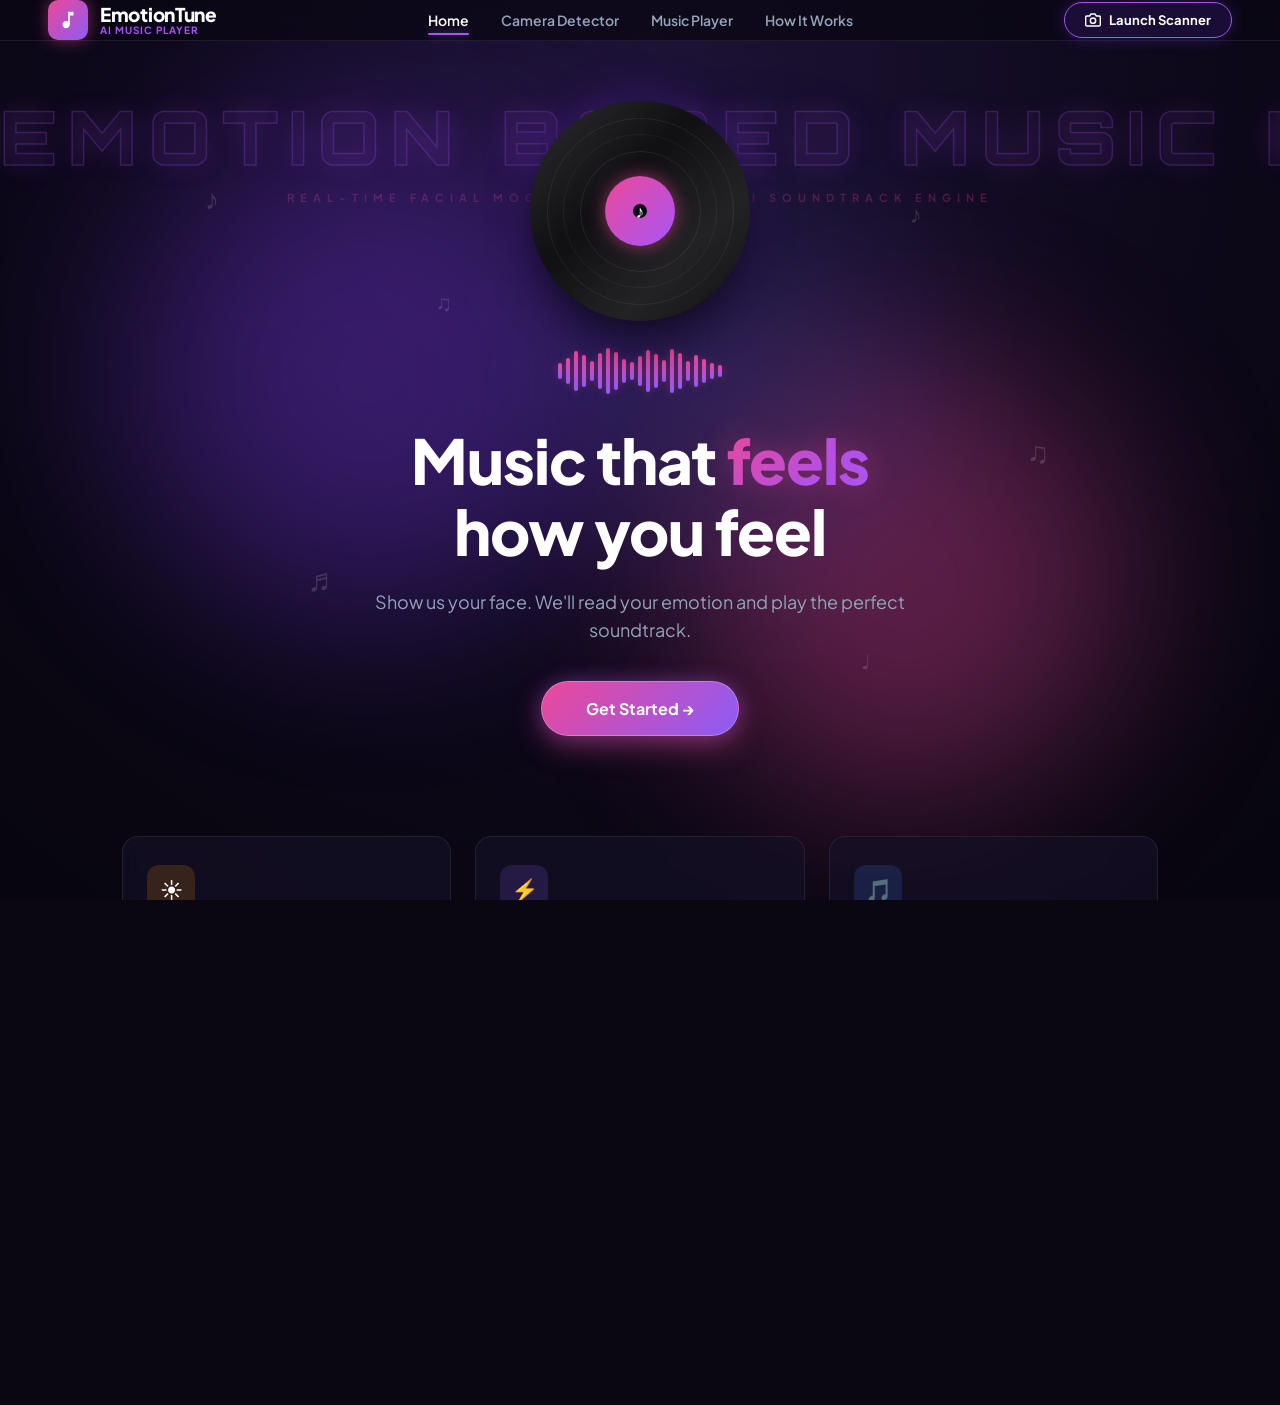
<file: frontend/index.html>
<!DOCTYPE html>
<html lang="en">
<head>
    <meta charset="UTF-8">
    <meta name="viewport" content="width=device-width, initial-scale=1.0">
    <title>EmotionTune — Emotion Based Music Player</title>
    <link rel="stylesheet" href="style.css">
    <!-- Google Fonts for modern typography -->
    <link rel="preconnect" href="https://fonts.googleapis.com">
    <link rel="preconnect" href="https://fonts.gstatic.com" crossorigin>
    <link href="https://fonts.googleapis.com/css2?family=Plus+Jakarta+Sans:wght@400;500;600;700;800;900&family=Inter:wght@400;500;600;700;800&family=Orbitron:wght@700;800;900&display=swap" rel="stylesheet">
</head>
<body class="home-page-body">

    <!-- Ambient Glowing Color Orbs (Violet & Magenta) -->
    <div class="ambient-glow-orbs" aria-hidden="true">
        <div class="glow-orb orb-purple-left"></div>
        <div class="glow-orb orb-pink-right"></div>
        <div class="glow-orb orb-center-soft"></div>
    </div>

    <!-- Floating Background Musical Notes -->
    <div class="floating-notes-container" aria-hidden="true">
        <span class="float-note note-1">♪</span>
        <span class="float-note note-2">♫</span>
        <span class="float-note note-3">♬</span>
        <span class="float-note note-4">♪</span>
        <span class="float-note note-5">♫</span>
        <span class="float-note note-6">♩</span>
    </div>

    <!-- VISIBLE BACKGROUND WATERMARK: EMOTION BASED MUSIC PLAYER -->
    <div class="home-bg-watermark" aria-hidden="true">
        <div class="watermark-main">EMOTION BASED MUSIC PLAYER</div>
        <div class="watermark-sub">REAL-TIME FACIAL MOOD RECOGNITION &bull; AI SOUNDTRACK ENGINE</div>
    </div>

    <!-- Main Container -->
    <div class="home-page-container">

        <!-- Top Navigation Header -->
        <header class="home-nav-header">
            <div class="nav-brand-group">
                <a href="index.html" class="nav-brand">
                    <div class="brand-logo-badge">
                        <svg width="22" height="22" viewBox="0 0 24 24" fill="currentColor">
                            <path d="M12 3v10.55c-.59-.34-1.27-.55-2-.55-2.21 0-4 1.79-4 4s1.79 4 4 4 4-1.79 4-4V7h4V3h-6z"/>
                        </svg>
                    </div>
                    <div class="brand-text-col">
                        <span class="brand-name-text">EmotionTune</span>
                        <span class="brand-sub-badge">AI Music Player</span>
                    </div>
                </a>
            </div>

            <!-- Header Menu Navigation -->
            <nav class="home-nav-menu">
                <a href="index.html" class="nav-menu-link active">Home</a>
                <a href="camera.html" class="nav-menu-link">Camera Detector</a>
                <a href="music.html?emotion=happy" class="nav-menu-link">Music Player</a>
                <a href="#how-it-works" class="nav-menu-link">How It Works</a>
            </nav>

            <!-- Header Action Button -->
            <div class="nav-cta-group">
                <a href="camera.html" class="btn-nav-scanner" id="navStartBtn">
                    <svg width="16" height="16" viewBox="0 0 24 24" fill="none" stroke="currentColor" stroke-width="2.2" stroke-linecap="round" stroke-linejoin="round">
                        <path d="M23 19a2 2 0 0 1-2 2H3a2 2 0 0 1-2-2V8a2 2 0 0 1 2-2h4l2-3h6l2 3h4a2 2 0 0 1 2 2z"/>
                        <circle cx="12" cy="13" r="4"/>
                    </svg>
                    <span>Launch Scanner</span>
                </a>
            </div>
        </header>

        <!-- Center Hero Section (Matching Image 3) -->
        <main class="home-hero-center">

            <!-- 3D Spinning Vinyl Record -->
            <div class="vinyl-record-wrapper">
                <div class="vinyl-record-disc" id="vinylRecord">
                    <!-- Concentric vinyl grooves rendered in CSS -->
                    <div class="vinyl-groove-ring ring-1"></div>
                    <div class="vinyl-groove-ring ring-2"></div>
                    <div class="vinyl-groove-ring ring-3"></div>
                    <div class="vinyl-sheen-highlight"></div>
                    <!-- Center Magenta Label with White Music Note -->
                    <div class="vinyl-center-label">
                        <div class="vinyl-spindle-hole"></div>
                        <span class="vinyl-center-note">♪</span>
                    </div>
                </div>
            </div>

            <!-- Glowing Soundwave Equalizer (Pink-Magenta-Purple Gradient) -->
            <div class="hero-soundwave-bars" id="soundwaveContainer">
                <span class="wave-bar bar-1"></span>
                <span class="wave-bar bar-2"></span>
                <span class="wave-bar bar-3"></span>
                <span class="wave-bar bar-4"></span>
                <span class="wave-bar bar-5"></span>
                <span class="wave-bar bar-6"></span>
                <span class="wave-bar bar-7"></span>
                <span class="wave-bar bar-8"></span>
                <span class="wave-bar bar-9"></span>
                <span class="wave-bar bar-10"></span>
                <span class="wave-bar bar-11"></span>
                <span class="wave-bar bar-12"></span>
                <span class="wave-bar bar-13"></span>
                <span class="wave-bar bar-14"></span>
                <span class="wave-bar bar-15"></span>
                <span class="wave-bar bar-16"></span>
                <span class="wave-bar bar-17"></span>
                <span class="wave-bar bar-18"></span>
                <span class="wave-bar bar-19"></span>
                <span class="wave-bar bar-20"></span>
                <span class="wave-bar bar-21"></span>
            </div>

            <!-- Giant Bold Headline (Matching Image 3) -->
            <h1 class="hero-headline-text">
                Music that <span class="gradient-accent-text">feels</span><br>
                how you feel
            </h1>

            <!-- Subtitle -->
            <p class="hero-subtext">
                Show us your face. We'll read your emotion and play the perfect soundtrack.
            </p>

            <!-- CTA "Get Started →" Button (Pink/Magenta Gradient Glow) -->
            <div class="hero-action-container">
                <button id="startButton" class="btn-get-started" title="Start Camera Detector">
                    <span>Get Started &rarr;</span>
                </button>
            </div>

            <!-- (NOTE: Stepper pill 1·Home, 2·Camera, 3·Music has been removed as requested) -->

        </main>

        <!-- 3-Step Interactive Walkthrough Section -->
        <section class="home-features-section" id="how-it-works">
            <div class="feature-card">
                <div class="feature-icon happy">☀️</div>
                <h3>01 &bull; Capture Face</h3>
                <p>Open the camera scanner. Real-time computer vision privately detects your facial micro-expressions.</p>
            </div>

            <div class="feature-card">
                <div class="feature-icon neutral">⚡</div>
                <h3>02 &bull; Predict Emotion</h3>
                <p>Machine learning instantly classifies your current mood (Happy, Sad, Neutral, Angry, Surprise).</p>
            </div>

            <div class="feature-card">
                <div class="feature-icon sad">🎵</div>
                <h3>03 &bull; Stream Soundtrack</h3>
                <p>Automatically launches a custom Spotify-styled playlist attuned to your exact emotional frequency.</p>
            </div>
        </section>

        <!-- Full Responsive Footer -->
        <footer class="home-main-footer">
            <div class="footer-top-row">
                <div class="footer-brand-col">
                    <div class="footer-brand-logo">
                        <div class="brand-logo-badge small">
                            <svg width="18" height="18" viewBox="0 0 24 24" fill="currentColor">
                                <path d="M12 3v10.55c-.59-.34-1.27-.55-2-.55-2.21 0-4 1.79-4 4s1.79 4 4 4 4-1.79 4-4V7h4V3h-6z"/>
                            </svg>
                        </div>
                        <span class="footer-brand-name">EmotionTune</span>
                    </div>
                    <p class="footer-tagline">
                        Emotion Based Music Player &mdash; Real-time facial expression recognition paired with dynamic mood soundscapes.
                    </p>
                </div>

                <div class="footer-links-col">
                    <h4>Navigation</h4>
                    <a href="index.html">Home</a>
                    <a href="camera.html">Camera Detector</a>
                    <a href="music.html?emotion=happy">Music Player</a>
                </div>

                <div class="footer-links-col">
                    <h4>Mood Mixes</h4>
                    <a href="music.html?emotion=happy">Happy Mix</a>
                    <a href="music.html?emotion=sad">Sad Mix</a>
                    <a href="music.html?emotion=neutral">Neutral Mix</a>
                </div>

                <div class="footer-links-col">
                    <h4>Privacy & Security</h4>
                    <span class="footer-info-item">&bull; 100% Local Video Stream</span>
                    <span class="footer-info-item">&bull; Zero Server Image Storage</span>
                    <span class="footer-info-item">&bull; Real-time Session Processing</span>
                </div>
            </div>

            <div class="footer-bottom-row">
                <div class="footer-copy">
                    &copy; 2026 EmotionTune &bull; Emotion Based Music Player. All rights reserved.
                </div>
                <div class="footer-privacy-note">
                    <span class="footer-dot-live"></span>
                    <span>System Active &bull; Privacy Protected</span>
                </div>
            </div>
        </footer>

    </div>

    <!-- Scripts -->
    <script src="script.js"></script>
</body>
</html>
</file>
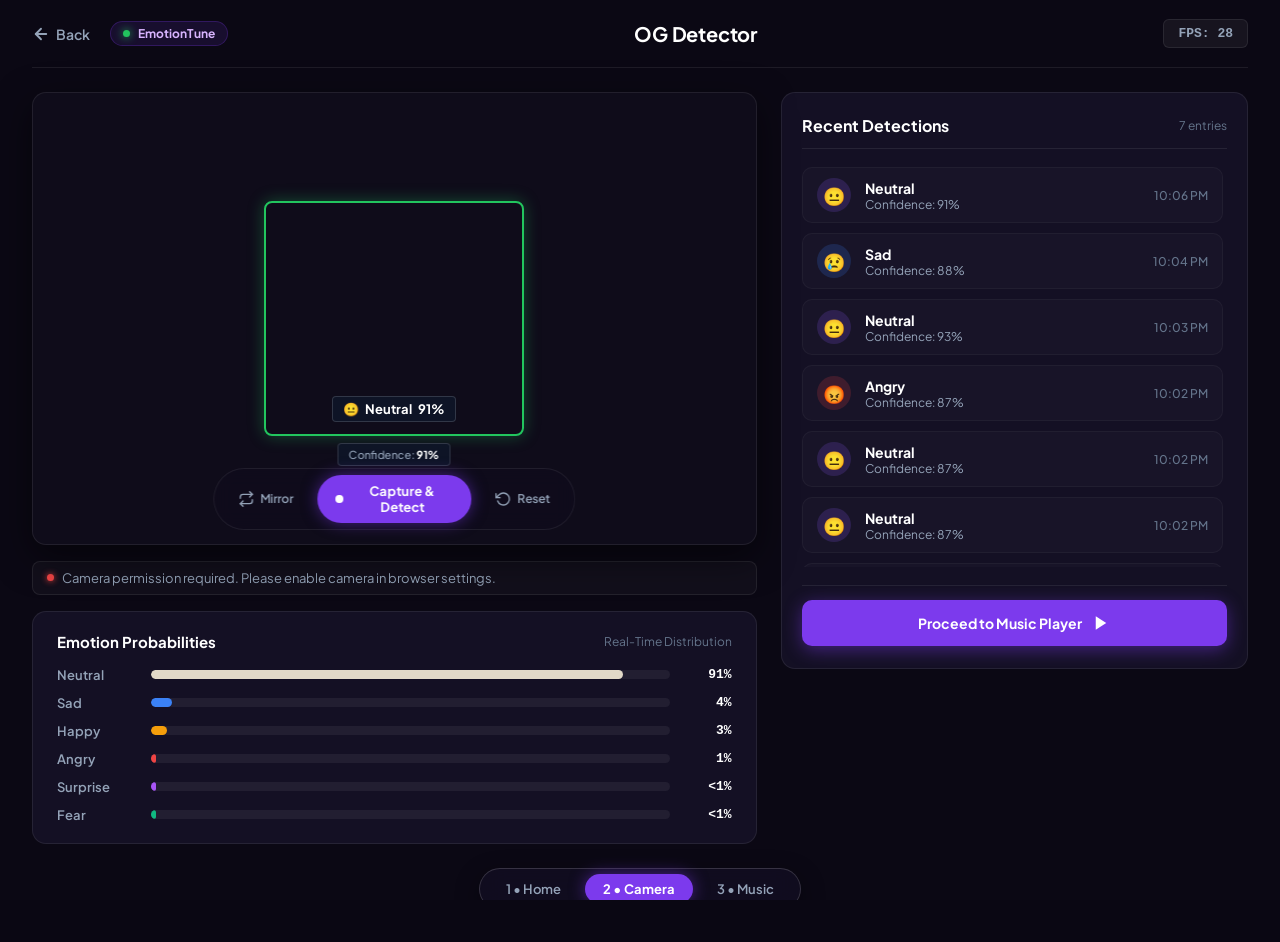
<file: frontend/camera.html>
<!DOCTYPE html>
<html lang="en">
<head>
    <meta charset="UTF-8">
    <meta name="viewport" content="width=device-width, initial-scale=1.0">
    <title>OG Detector — Emotion Detection</title>
    <link rel="stylesheet" href="style.css">
    <!-- Google Fonts for modern typography -->
    <link rel="preconnect" href="https://fonts.googleapis.com">
    <link rel="preconnect" href="https://fonts.gstatic.com" crossorigin>
    <link href="https://fonts.googleapis.com/css2?family=Plus+Jakarta+Sans:wght@400;500;600;700;800&family=Inter:wght@400;500;600;700&display=swap" rel="stylesheet">
</head>
<body class="detector-page-body">

    <div class="detector-app-container">

        <!-- Top Header Bar (Matching Image 2: "OG Detector", "FPS: 31") -->
        <header class="detector-topbar">
            <div class="detector-topbar-left">
                <a href="index.html" class="detector-back-link" title="Return to Home">
                    <svg width="18" height="18" viewBox="0 0 24 24" fill="none" stroke="currentColor" stroke-width="2.5" stroke-linecap="round" stroke-linejoin="round">
                        <line x1="19" y1="12" x2="5" y2="12"></line>
                        <polyline points="12 19 5 12 12 5"></polyline>
                    </svg>
                    <span>Back</span>
                </a>
                <div class="detector-brand-badge">
                    <span class="live-dot-pulse"></span>
                    <span class="detector-brand-title">EmotionTune</span>
                </div>
            </div>

            <div class="detector-header-center">
                <h1 class="detector-title-text">OG Detector</h1>
            </div>

            <div class="detector-topbar-right">
                <div class="fps-counter-badge">
                    <span id="fpsValue">FPS: 31</span>
                </div>
            </div>
        </header>

        <!-- Main Detector Layout Grid (Two Columns) -->
        <main class="detector-main-grid">

            <!-- Left Column: Camera Viewport + Emotion Probabilities Bar Chart -->
            <div class="detector-left-column">

                <!-- Camera Viewport Box -->
                <div class="camera-viewport-box" id="viewfinderCard">

                    <!-- Live Video Element -->
                    <video id="video" class="detector-video" autoplay playsinline muted></video>

                    <!-- Frozen Captured Image Overlay -->
                    <img id="capturedPreview" class="detector-frozen-preview" alt="Captured Frame">

                    <!-- Face Detection Bounding Box (Exact visual from Image 2) -->
                    <div class="face-bounding-box" id="faceBoundingBox">
                        <!-- Top Tag with Emoji + Emotion + % -->
                        <div class="bounding-box-badge top" id="bboxTopTag">
                            <span class="bbox-emoji" id="bboxEmoji">😐</span>
                            <span class="bbox-name" id="bboxName">Neutral</span>
                            <span class="bbox-pct" id="bboxPercent">91%</span>
                        </div>
                        <!-- Bottom Tag: Confidence: 91% -->
                        <div class="bounding-box-badge bottom" id="bboxBottomTag">
                            <span>Confidence: <strong id="bboxConfidence">91%</strong></span>
                        </div>
                    </div>

                    <!-- Flash Animation Layer -->
                    <div class="detector-shutter-flash" id="shutterFlash"></div>

                    <!-- Viewport Floating Action Bar -->
                    <div class="viewport-quick-tools">
                        <button id="toggleMirrorBtn" class="viewport-tool-btn active" title="Toggle Mirror View">
                            <svg width="16" height="16" viewBox="0 0 24 24" fill="none" stroke="currentColor" stroke-width="2" stroke-linecap="round" stroke-linejoin="round">
                                <polyline points="17 1 21 5 17 9"></polyline>
                                <path d="M3 11V9a4 4 0 0 1 4-4h14"></path>
                                <polyline points="7 23 3 19 7 15"></polyline>
                                <path d="M21 13v2a4 4 0 0 1-4 4H3"></path>
                            </svg>
                            <span>Mirror</span>
                        </button>

                        <button id="captureButton" class="viewport-capture-btn" title="Capture and Detect Emotion">
                            <span class="capture-inner-circle"></span>
                            <span>Capture & Detect</span>
                        </button>

                        <button id="retakeButton" class="viewport-tool-btn" title="Reset Camera">
                            <svg width="16" height="16" viewBox="0 0 24 24" fill="none" stroke="currentColor" stroke-width="2" stroke-linecap="round" stroke-linejoin="round">
                                <polyline points="1 4 1 10 7 10"></polyline>
                                <path d="M3.51 15a9 9 0 1 0 2.13-9.36L1 10"></path>
                            </svg>
                            <span>Reset</span>
                        </button>
                    </div>

                </div>

                <!-- Status Feedback Message -->
                <div class="detector-status-line" id="status">
                    <span class="status-indicator-dot"></span>
                    <span>Camera ready. Position your face in good lighting and click Capture.</span>
                </div>

                <!-- Emotion Probabilities Panel (Exact visual from Image 2) -->
                <div class="emotion-probabilities-panel">
                    <div class="prob-header-row">
                        <h2 class="prob-panel-title">Emotion Probabilities</h2>
                        <span class="prob-panel-note">Real-Time Distribution</span>
                    </div>

                    <div class="prob-bars-list">
                        <!-- Neutral -->
                        <div class="prob-bar-row">
                            <span class="prob-label">Neutral</span>
                            <div class="prob-track">
                                <div class="prob-fill fill-neutral" id="probFillNeutral" style="width: 91%;"></div>
                            </div>
                            <span class="prob-val" id="probValNeutral">91%</span>
                        </div>

                        <!-- Sad -->
                        <div class="prob-bar-row">
                            <span class="prob-label">Sad</span>
                            <div class="prob-track">
                                <div class="prob-fill fill-sad" id="probFillSad" style="width: 4%;"></div>
                            </div>
                            <span class="prob-val" id="probValSad">4%</span>
                        </div>

                        <!-- Happy -->
                        <div class="prob-bar-row">
                            <span class="prob-label">Happy</span>
                            <div class="prob-track">
                                <div class="prob-fill fill-happy" id="probFillHappy" style="width: 3%;"></div>
                            </div>
                            <span class="prob-val" id="probValHappy">3%</span>
                        </div>

                        <!-- Angry -->
                        <div class="prob-bar-row">
                            <span class="prob-label">Angry</span>
                            <div class="prob-track">
                                <div class="prob-fill fill-angry" id="probFillAngry" style="width: 1%;"></div>
                            </div>
                            <span class="prob-val" id="probValAngry">1%</span>
                        </div>

                        <!-- Surprise -->
                        <div class="prob-bar-row">
                            <span class="prob-label">Surprise</span>
                            <div class="prob-track">
                                <div class="prob-fill fill-surprise" id="probFillSurprise" style="width: 1%;"></div>
                            </div>
                            <span class="prob-val" id="probValSurprise">&lt;1%</span>
                        </div>

                        <!-- Fear -->
                        <div class="prob-bar-row">
                            <span class="prob-label">Fear</span>
                            <div class="prob-track">
                                <div class="prob-fill fill-fear" id="probFillFear" style="width: 1%;"></div>
                            </div>
                            <span class="prob-val" id="probValFear">&lt;1%</span>
                        </div>
                    </div>
                </div>

            </div>

            <!-- Right Column: Recent Detections History Panel (Exact visual from Image 2) -->
            <div class="detector-right-column">

                <div class="recent-detections-card">
                    <div class="recent-header-row">
                        <h2 class="recent-title">Recent Detections</h2>
                        <span class="recent-count" id="detectionCount">7 entries</span>
                    </div>

                    <!-- Scrollable History List -->
                    <div class="recent-detections-list" id="recentDetectionsList">
                        <!-- Items matching Image 2 -->
                        <div class="recent-item">
                            <div class="recent-emoji-circle neutral">😐</div>
                            <div class="recent-info">
                                <div class="recent-name">Neutral</div>
                                <div class="recent-conf">Confidence: 91%</div>
                            </div>
                            <div class="recent-time">10:06 PM</div>
                        </div>

                        <div class="recent-item">
                            <div class="recent-emoji-circle sad">😢</div>
                            <div class="recent-info">
                                <div class="recent-name">Sad</div>
                                <div class="recent-conf">Confidence: 88%</div>
                            </div>
                            <div class="recent-time">10:04 PM</div>
                        </div>

                        <div class="recent-item">
                            <div class="recent-emoji-circle neutral">😐</div>
                            <div class="recent-info">
                                <div class="recent-name">Neutral</div>
                                <div class="recent-conf">Confidence: 93%</div>
                            </div>
                            <div class="recent-time">10:03 PM</div>
                        </div>

                        <div class="recent-item">
                            <div class="recent-emoji-circle angry">😡</div>
                            <div class="recent-info">
                                <div class="recent-name">Angry</div>
                                <div class="recent-conf">Confidence: 87%</div>
                            </div>
                            <div class="recent-time">10:02 PM</div>
                        </div>

                        <div class="recent-item">
                            <div class="recent-emoji-circle neutral">😐</div>
                            <div class="recent-info">
                                <div class="recent-name">Neutral</div>
                                <div class="recent-conf">Confidence: 87%</div>
                            </div>
                            <div class="recent-time">10:02 PM</div>
                        </div>

                        <div class="recent-item">
                            <div class="recent-emoji-circle neutral">😐</div>
                            <div class="recent-info">
                                <div class="recent-name">Neutral</div>
                                <div class="recent-conf">Confidence: 87%</div>
                            </div>
                            <div class="recent-time">10:02 PM</div>
                        </div>

                        <div class="recent-item">
                            <div class="recent-emoji-circle neutral">😐</div>
                            <div class="recent-info">
                                <div class="recent-name">Neutral</div>
                                <div class="recent-conf">Confidence: 92%</div>
                            </div>
                            <div class="recent-time">10:02 PM</div>
                        </div>
                    </div>

                    <!-- Direct Navigation to Music Player -->
                    <div class="recent-action-footer">
                        <button id="proceedToMusicBtn" class="btn-open-music">
                            <span>Proceed to Music Player</span>
                            <svg width="18" height="18" viewBox="0 0 24 24" fill="currentColor">
                                <polygon points="5 3 19 12 5 21 5 3"/>
                            </svg>
                        </button>
                    </div>

                </div>

            </div>

        </main>

        <!-- Stepper Navigation Pill Bar at Bottom (Active: 2 · Camera) -->
        <footer class="detector-bottom-stepper">
            <div class="stepper-nav-pill">
                <a href="index.html" class="step-pill-item">1 &bull; Home</a>
                <span class="step-pill-item active">2 &bull; Camera</span>
                <a href="music.html?emotion=happy" class="step-pill-item" id="bottomMusicStepLink">3 &bull; Music</a>
            </div>
        </footer>

        <!-- Hidden canvas for image capture processing -->
        <canvas id="canvas" class="snapshot-canvas" style="display: none;"></canvas>

    </div>

    <!-- Scripts -->
    <script src="script.js"></script>
</body>
</html>
</file>
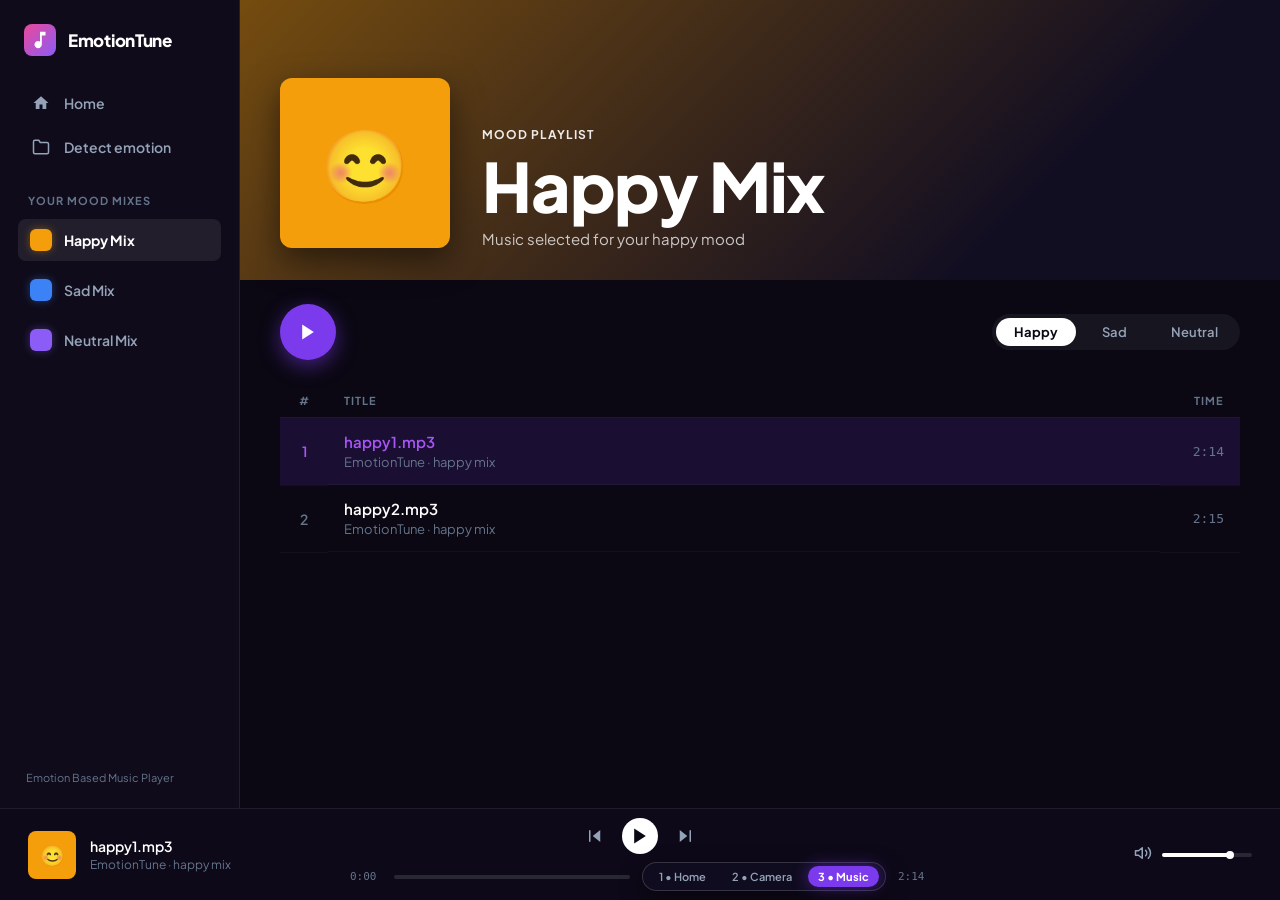
<file: frontend/music.html>
<!DOCTYPE html>
<html lang="en">
<head>
    <meta charset="UTF-8">
    <meta name="viewport" content="width=device-width, initial-scale=1.0">
    <title>EmotionTune — Emotion Based Music Player</title>
    <link rel="stylesheet" href="style.css">
    <!-- Google Fonts for modern typography -->
    <link rel="preconnect" href="https://fonts.googleapis.com">
    <link rel="preconnect" href="https://gstatic.com" crossorigin>
    <link href="https://fonts.googleapis.com/css2?family=Plus+Jakarta+Sans:wght@400;500;600;700;800;900&family=Inter:wght@400;500;600;700;800&display=swap" rel="stylesheet">
</head>
<body class="music-page-body">

    <div class="music-app-layout">

        <!-- Left Sidebar (Matching Image 1) -->
        <aside class="music-sidebar">

            <!-- Brand Logo -->
            <div class="sidebar-brand-box">
                <div class="brand-icon-gradient">
                    <svg width="22" height="22" viewBox="0 0 24 24" fill="currentColor">
                        <path d="M12 3v10.55c-.59-.34-1.27-.55-2-.55-2.21 0-4 1.79-4 4s1.79 4 4 4 4-1.79 4-4V7h4V3h-6z"/>
                    </svg>
                </div>
                <span class="brand-text-name">EmotionTune</span>
            </div>

            <!-- Primary Navigation Links -->
            <nav class="sidebar-main-nav">
                <a href="index.html" class="sidebar-nav-item">
                    <svg width="18" height="18" viewBox="0 0 24 24" fill="currentColor">
                        <path d="M10 20v-6h4v6h5v-8h3L12 3 2 12h3v8z"/>
                    </svg>
                    <span>Home</span>
                </a>

                <a href="camera.html" class="sidebar-nav-item">
                    <svg width="18" height="18" viewBox="0 0 24 24" fill="none" stroke="currentColor" stroke-width="2" stroke-linecap="round" stroke-linejoin="round">
                        <path d="M22 19a2 2 0 0 1-2 2H4a2 2 0 0 1-2-2V5a2 2 0 0 1 2-2h5l2 3h9a2 2 0 0 1 2 2z"></path>
                    </svg>
                    <span>Detect emotion</span>
                </a>
            </nav>

            <!-- Mood Mixes Section (Matching Image 1) -->
            <div class="sidebar-mixes-section">
                <div class="sidebar-mixes-header">YOUR MOOD MIXES</div>

                <div class="sidebar-mix-item active" id="mixItemHappy" onclick="switchMood('happy')">
                    <div class="mix-color-icon happy"></div>
                    <span class="mix-title">Happy Mix</span>
                </div>

                <div class="sidebar-mix-item" id="mixItemSad" onclick="switchMood('sad')">
                    <div class="mix-color-icon sad"></div>
                    <span class="mix-title">Sad Mix</span>
                </div>

                <div class="sidebar-mix-item" id="mixItemNeutral" onclick="switchMood('neutral')">
                    <div class="mix-color-icon neutral"></div>
                    <span class="mix-title">Neutral Mix</span>
                </div>
            </div>

            <!-- Stepper Link / Footer Note in Sidebar -->
            <div class="sidebar-footer-info">
                <span>Emotion Based Music Player</span>
            </div>

        </aside>

        <!-- Main Music Player Content Area -->
        <main class="music-main-viewport" id="spotifyMain">

            <!-- Mood Playlist Hero Header with Dynamic Gradient (Matching Image 1) -->
            <section class="mood-playlist-banner" id="playlistHero">

                <!-- Left: Big Artwork Square with Emoji -->
                <div class="mood-artwork-square" id="playlistCoverArt">
                    <span class="mood-emoji-display" id="heroCoverEmoji">😊</span>
                </div>

                <!-- Right: Playlist Metadata -->
                <div class="mood-banner-info">
                    <span class="mood-label-tag">MOOD PLAYLIST</span>
                    <h1 class="mood-banner-title" id="playlistTitle">Happy Mix</h1>
                    <p class="mood-banner-desc" id="playlistDesc">Music selected for your happy mood</p>
                </div>

            </section>

            <!-- Action & Mood Pill Filter Bar (Matching Image 1) -->
            <div class="player-action-row">

                <!-- Big Purple Play/Pause Button -->
                <button class="main-hero-play-btn" id="heroPlayBtn" title="Play or Pause Playlist">
                    <svg id="heroPlayIcon" width="22" height="22" viewBox="0 0 24 24" fill="currentColor">
                        <polygon points="5 3 19 12 5 21 5 3"></polygon>
                    </svg>
                </button>

                <!-- Mood Quick Filter Pills (Matching Image 1: Happy, Sad, Neutral) -->
                <div class="mood-filter-pills-bar">
                    <button class="mood-filter-pill active" id="pillHappy" onclick="switchMood('happy')">Happy</button>
                    <button class="mood-filter-pill" id="pillSad" onclick="switchMood('sad')">Sad</button>
                    <button class="mood-filter-pill" id="pillNeutral" onclick="switchMood('neutral')">Neutral</button>
                </div>

            </div>

            <!-- Tracklist Table (Matching Image 1: #, TITLE, TIME) -->
            <div class="music-tracklist-container">
                <table class="music-tracklist-table">
                    <thead>
                        <tr>
                            <th class="th-num">#</th>
                            <th class="th-title">TITLE</th>
                            <th class="th-time">TIME</th>
                        </tr>
                    </thead>
                    <tbody id="tracklistTbody">
                        <!-- Injected dynamically by music.js -->
                    </tbody>
                </table>
            </div>

        </main>

        <!-- Bottom Persistent Player Bar (Matching Image 1) -->
        <footer class="music-bottom-bar">

            <!-- Left: Currently Playing Track -->
            <div class="bottom-track-left">
                <div class="bottom-thumb-art" id="bottomCoverThumb">
                    <span id="bottomThumbEmoji">😊</span>
                </div>
                <div class="bottom-track-meta">
                    <span class="bottom-track-title" id="bottomTrackTitle">happy1.mp3</span>
                    <span class="bottom-track-artist" id="bottomTrackArtist">EmotionTune</span>
                </div>
            </div>

            <!-- Center: Playback Controls & Progress Scrubber & Stepper Nav -->
            <div class="bottom-center-controls">

                <!-- Playback Buttons (Prev, Play/Pause, Next) -->
                <div class="bottom-ctrl-buttons">
                    <button class="player-icon-btn" id="prevTrackBtn" title="Previous Track">
                        <svg width="18" height="18" viewBox="0 0 24 24" fill="currentColor">
                            <polygon points="19 20 9 12 19 4 19 20"></polygon>
                            <line x1="5" y1="19" x2="5" y2="5" stroke="currentColor" stroke-width="2" stroke-linecap="round"></line>
                        </svg>
                    </button>

                    <button class="bottom-play-circle" id="mainPlayPauseBtn" title="Play / Pause">
                        <svg id="mainPlayIcon" width="16" height="16" viewBox="0 0 24 24" fill="currentColor">
                            <polygon points="5 3 19 12 5 21 5 3"></polygon>
                        </svg>
                    </button>

                    <button class="player-icon-btn" id="nextTrackBtn" title="Next Track">
                        <svg width="18" height="18" viewBox="0 0 24 24" fill="currentColor">
                            <polygon points="5 4 15 12 5 20 5 4"></polygon>
                            <line x1="19" y1="5" x2="19" y2="19" stroke="currentColor" stroke-width="2" stroke-linecap="round"></line>
                        </svg>
                    </button>
                </div>

                <!-- Timeline Scrubber with Stepper Pill Center (Exact visual from Image 1!) -->
                <div class="bottom-timeline-row">
                    <span class="bottom-timestamp" id="currentTimeText">0:00</span>

                    <div class="bottom-progress-track" id="progressBarSlider">
                        <div class="bottom-progress-fill" id="progressFill" style="width: 0%;"></div>
                        <div class="bottom-progress-thumb" id="progressThumb" style="left: 0%;"></div>
                    </div>

                    <!-- Centered Stepper Pill Bar embedded right in the center (Matching Image 1!) -->
                    <div class="stepper-nav-pill bottom-pill">
                        <a href="index.html" class="step-pill-item">1 &bull; Home</a>
                        <a href="camera.html" class="step-pill-item">2 &bull; Camera</a>
                        <span class="step-pill-item active">3 &bull; Music</span>
                    </div>

                    <span class="bottom-timestamp" id="totalDurationText">2:14</span>
                </div>

            </div>

            <!-- Right: Volume Icon & Slider -->
            <div class="bottom-volume-right">
                <button class="volume-speaker-btn" id="volumeBtn" title="Mute/Unmute">
                    <svg id="volumeIcon" width="18" height="18" viewBox="0 0 24 24" fill="none" stroke="currentColor" stroke-width="2" stroke-linecap="round" stroke-linejoin="round">
                        <polygon points="11 5 6 9 2 9 2 15 6 15 11 19 11 5"></polygon>
                        <path d="M19.07 4.93a10 10 0 0 1 0 14.14M15.54 8.46a5 5 0 0 1 0 7.07"></path>
                    </svg>
                </button>
                <div class="volume-slider-bar" id="volumeSlider">
                    <div class="volume-slider-fill" id="volumeFill" style="width: 75%;"></div>
                    <div class="volume-slider-thumb" id="volumeThumb" style="left: 75%;"></div>
                </div>
            </div>

        </footer>

    </div>

    <!-- Hidden HTML5 Audio Player -->
    <audio id="audioPlayer" preload="auto"></audio>

    <!-- Scripts -->
    <script src="music.js"></script>
</body>
</html>
</file>
<file: frontend/style.css>
/* ==========================================================================
   EMOTIONTUNE — UNIFIED EMOTION BASED MUSIC PLAYER DESIGN SYSTEM
   Curated Color Palette: Deep Obsidian Violet, Radiant Magenta, Ambient Mood Glow
   Exact UI replica for:
     - Page 1: Home / Landing (Image 3)
     - Page 2: OG Detector (Image 2)
     - Page 3: Mood Music Player (Image 1)
   ========================================================================== */

:root {
  /* Core Obsidian Dark Palette */
  --bg-deep: #0a0713;
  --bg-base: #0f0b1c;
  --bg-card: #161128;
  --bg-card-hover: #1e1736;
  --bg-elevated: #241c40;
  
  /* Borders */
  --border-subtle: rgba(255, 255, 255, 0.08);
  --border-medium: rgba(255, 255, 255, 0.16);
  --border-glow: rgba(168, 85, 247, 0.35);

  /* Primary Accent: Violet & Magenta */
  --accent-purple: #7c3aed;
  --accent-purple-light: #a855f7;
  --accent-pink: #ec4899;
  --accent-rose: #f43f5e;
  --gradient-primary: linear-gradient(135deg, #ec4899 0%, #8b5cf6 100%);
  --gradient-glow: 0 0 25px rgba(236, 72, 153, 0.4);

  /* Mood Palette (Authentic to Screenshots) */
  --mood-happy: #f59e0b;
  --mood-happy-rgb: 245, 158, 11;
  --mood-sad: #3b82f6;
  --mood-sad-rgb: 59, 130, 246;
  --mood-neutral: #8b5cf6;
  --mood-neutral-rgb: 139, 92, 246;
  --mood-angry: #ef4444;
  --mood-surprise: #ec4899;
  --mood-fear: #10b981;

  /* Typography */
  --text-primary: #ffffff;
  --text-secondary: #94a3b8;
  --text-muted: #64748b;

  /* Dimensions */
  --sidebar-w: 240px;
  --bottom-bar-h: 92px;
  --radius-sm: 6px;
  --radius-md: 12px;
  --radius-lg: 20px;
  --radius-pill: 9999px;
  --transition: 0.22s cubic-bezier(0.16, 1, 0.3, 1);
}

/* Global Reset */
*, *::before, *::after {
  box-sizing: border-box;
  margin: 0;
  padding: 0;
}

html, body {
  height: 100%;
  font-family: 'Plus Jakarta Sans', 'Inter', -apple-system, sans-serif;
  background-color: var(--bg-deep);
  color: var(--text-primary);
  -webkit-font-smoothing: antialiased;
  -moz-osx-font-smoothing: grayscale;
  overflow-x: hidden;
}

a {
  color: inherit;
  text-decoration: none;
}

button {
  font-family: inherit;
  cursor: pointer;
  border: none;
  background: none;
  color: inherit;
}

/* Scrollbars */
::-webkit-scrollbar {
  width: 8px;
  height: 8px;
}
::-webkit-scrollbar-track {
  background: transparent;
}
::-webkit-scrollbar-thumb {
  background: rgba(255, 255, 255, 0.15);
  border-radius: 4px;
}
::-webkit-scrollbar-thumb:hover {
  background: rgba(255, 255, 255, 0.28);
}

/* ==========================================================================
   SHARED STEPPER NAVIGATION PILL BAR [ 1 · Home | 2 · Camera | 3 · Music ]
   ========================================================================== */
.stepper-nav-pill {
  display: inline-flex;
  align-items: center;
  gap: 6px;
  padding: 5px 8px;
  border-radius: var(--radius-pill);
  background: rgba(18, 14, 34, 0.85);
  border: 1px solid var(--border-medium);
  backdrop-filter: blur(14px);
  -webkit-backdrop-filter: blur(14px);
  box-shadow: 0 8px 24px rgba(0, 0, 0, 0.4);
}

.step-pill-item {
  font-size: 13px;
  font-weight: 600;
  padding: 7px 18px;
  border-radius: var(--radius-pill);
  color: var(--text-secondary);
  transition: all var(--transition);
  display: inline-flex;
  align-items: center;
}

.step-pill-item:hover {
  color: #ffffff;
  background: rgba(255, 255, 255, 0.08);
}

.step-pill-item.active {
  background: var(--accent-purple) !important;
  color: #ffffff !important;
  box-shadow: 0 0 16px rgba(124, 58, 237, 0.5);
  font-weight: 700;
}

/* ==========================================================================
   PAGE 1: HOME / LANDING PAGE (Image 3)
   ========================================================================== */
.home-page-body {
  background: radial-gradient(circle at 50% 10%, #1e1338 0%, #0e091b 50%, #07050d 100%);
  min-height: 100vh;
  position: relative;
  display: flex;
  flex-direction: column;
}

/* Ambient Glowing Orbs */
.ambient-glow-orbs {
  position: fixed;
  top: 0;
  left: 0;
  width: 100%;
  height: 100%;
  pointer-events: none;
  z-index: 0;
  overflow: hidden;
}

.glow-orb {
  position: absolute;
  border-radius: 50%;
  filter: blur(90px);
  opacity: 0.35;
}

.orb-purple-left {
  width: 480px;
  height: 480px;
  top: 15%;
  left: 10%;
  background: #7c3aed;
  animation: orb-drift 14s ease-in-out infinite alternate;
}

.orb-pink-right {
  width: 440px;
  height: 440px;
  top: 40%;
  right: 12%;
  background: #ec4899;
  animation: orb-drift 12s ease-in-out infinite alternate-reverse;
}

.orb-center-soft {
  width: 320px;
  height: 320px;
  top: 25%;
  left: 45%;
  background: #6366f1;
  opacity: 0.2;
}

@keyframes orb-drift {
  0% { transform: translate(0, 0) scale(1); }
  100% { transform: translate(30px, -40px) scale(1.1); }
}

/* Floating Music Notes */
.floating-notes-container {
  position: fixed;
  top: 0;
  left: 0;
  width: 100%;
  height: 100%;
  pointer-events: none;
  z-index: 1;
}

.float-note {
  position: absolute;
  color: rgba(255, 255, 255, 0.15);
  font-size: 26px;
  user-select: none;
  animation: float-note-drift 8s ease-in-out infinite alternate;
}

.note-1 { top: 20%; left: 16%; font-size: 28px; animation-duration: 9s; }
.note-2 { top: 32%; left: 34%; font-size: 22px; animation-duration: 7s; }
.note-3 { top: 62%; left: 24%; font-size: 32px; animation-duration: 11s; }
.note-4 { top: 22%; right: 28%; font-size: 24px; animation-duration: 8s; }
.note-5 { top: 48%; right: 18%; font-size: 30px; animation-duration: 10s; }
.note-6 { top: 72%; right: 32%; font-size: 20px; animation-duration: 6s; }

@keyframes float-note-drift {
  0% { transform: translateY(0) rotate(0deg); opacity: 0.12; }
  100% { transform: translateY(-24px) rotate(12deg); opacity: 0.24; }
}

/* Background Watermark */
.home-bg-watermark {
  position: absolute;
  top: 90px;
  left: 50%;
  transform: translateX(-50%);
  width: 100%;
  max-width: 1400px;
  text-align: center;
  pointer-events: none;
  z-index: 1;
  user-select: none;
  opacity: 0.85;
}

.watermark-main {
  font-family: 'Orbitron', 'Plus Jakarta Sans', sans-serif;
  font-size: clamp(34px, 5.8vw, 76px);
  font-weight: 900;
  letter-spacing: clamp(4px, 1.2vw, 12px);
  text-transform: uppercase;
  white-space: nowrap;
  -webkit-text-stroke: 1.5px rgba(168, 85, 247, 0.28);
  color: rgba(168, 85, 247, 0.05);
  text-shadow: 0 0 30px rgba(168, 85, 247, 0.2);
}

.watermark-sub {
  font-size: 11px;
  font-weight: 700;
  letter-spacing: 6px;
  color: rgba(236, 72, 153, 0.3);
  margin-top: 8px;
}

/* Home Main Container */
.home-page-container {
  display: flex;
  flex-direction: column;
  min-height: 100vh;
  position: relative;
  z-index: 10;
}

/* Home Header */
.home-nav-header {
  height: 80px;
  padding: 0 48px;
  display: flex;
  align-items: center;
  justify-content: space-between;
  position: sticky;
  top: 0;
  z-index: 100;
  background: rgba(10, 7, 19, 0.75);
  backdrop-filter: blur(16px);
  -webkit-backdrop-filter: blur(16px);
  border-bottom: 1px solid var(--border-subtle);
  transition: all var(--transition);
}

.nav-brand-group {
  display: flex;
  align-items: center;
}

.nav-brand {
  display: flex;
  align-items: center;
  gap: 12px;
  text-decoration: none;
}

.brand-logo-badge {
  width: 40px;
  height: 40px;
  border-radius: 10px;
  background: linear-gradient(135deg, #ec4899 0%, #8b5cf6 100%);
  display: flex;
  align-items: center;
  justify-content: center;
  color: #ffffff;
  box-shadow: 0 0 16px rgba(236, 72, 153, 0.5);
  flex-shrink: 0;
}

.brand-logo-badge.small {
  width: 32px;
  height: 32px;
  border-radius: 8px;
  box-shadow: 0 0 10px rgba(236, 72, 153, 0.4);
}

.brand-text-col {
  display: flex;
  flex-direction: column;
}

.brand-name-text {
  font-size: 19px;
  font-weight: 800;
  letter-spacing: -0.3px;
  color: #ffffff;
  line-height: 1.1;
}

.brand-sub-badge {
  font-size: 10px;
  font-weight: 700;
  letter-spacing: 1px;
  color: var(--accent-purple-light);
  text-transform: uppercase;
}

/* Header Navigation Links */
.home-nav-menu {
  display: flex;
  align-items: center;
  gap: 32px;
}

.nav-menu-link {
  font-size: 14px;
  font-weight: 600;
  color: var(--text-secondary);
  transition: all var(--transition);
  position: relative;
  padding: 6px 0;
}

.nav-menu-link:hover {
  color: #ffffff;
}

.nav-menu-link.active {
  color: #ffffff;
}

.nav-menu-link.active::after {
  content: '';
  position: absolute;
  bottom: 0;
  left: 0;
  width: 100%;
  height: 2px;
  background: var(--accent-purple-light);
  border-radius: 2px;
  box-shadow: 0 0 8px rgba(168, 85, 247, 0.7);
}

/* Header Scanner Button */
.btn-nav-scanner {
  display: inline-flex;
  align-items: center;
  gap: 8px;
  font-size: 13px;
  font-weight: 700;
  padding: 9px 20px;
  border-radius: var(--radius-pill);
  background: rgba(124, 58, 237, 0.15);
  border: 1px solid var(--accent-purple-light);
  color: #ffffff;
  box-shadow: 0 0 16px rgba(124, 58, 237, 0.3);
  transition: all var(--transition);
}

.btn-nav-scanner:hover {
  background: var(--accent-purple);
  box-shadow: 0 0 24px rgba(124, 58, 237, 0.6);
  transform: translateY(-2px);
}

/* Home Hero Center */
.home-hero-center {
  flex: 1;
  display: flex;
  flex-direction: column;
  align-items: center;
  justify-content: center;
  text-align: center;
  padding: 60px 24px 60px;
  position: relative;
  z-index: 10;
  max-width: 900px;
  margin: 0 auto;
  width: 100%;
}

/* Spinning 3D Vinyl Record */
.vinyl-record-wrapper {
  margin-bottom: 26px;
  perspective: 800px;
}

.vinyl-record-disc {
  width: clamp(170px, 24vw, 220px);
  height: clamp(170px, 24vw, 220px);
  border-radius: 50%;
  background: #111114;
  position: relative;
  display: flex;
  align-items: center;
  justify-content: center;
  box-shadow: 
    0 16px 40px rgba(0, 0, 0, 0.75),
    0 0 45px rgba(124, 58, 237, 0.35);
  animation: vinyl-spin 9s linear infinite;
  transform-style: preserve-3d;
}

@keyframes vinyl-spin {
  0% { transform: rotate(0deg); }
  100% { transform: rotate(360deg); }
}

.vinyl-groove-ring {
  position: absolute;
  border-radius: 50%;
  border: 1px solid rgba(255, 255, 255, 0.06);
}
.ring-1 { width: 85%; height: 85%; border-color: rgba(255, 255, 255, 0.07); }
.ring-2 { width: 70%; height: 70%; border-color: rgba(255, 255, 255, 0.05); }
.ring-3 { width: 55%; height: 55%; border-color: rgba(255, 255, 255, 0.08); }

.vinyl-sheen-highlight {
  position: absolute;
  top: 0;
  left: 0;
  width: 100%;
  height: 100%;
  border-radius: 50%;
  background: linear-gradient(135deg, rgba(255, 255, 255, 0.12) 0%, transparent 40%, rgba(255, 255, 255, 0.08) 70%, transparent 100%);
  pointer-events: none;
}

.vinyl-center-label {
  width: 32%;
  height: 32%;
  border-radius: 50%;
  background: linear-gradient(135deg, #ec4899 0%, #a855f7 100%);
  display: flex;
  align-items: center;
  justify-content: center;
  position: relative;
  box-shadow: 0 0 18px rgba(236, 72, 153, 0.6);
}

.vinyl-spindle-hole {
  width: 20%;
  height: 20%;
  border-radius: 50%;
  background: #0a0713;
  position: absolute;
}

.vinyl-center-note {
  font-size: 18px;
  color: #ffffff;
  font-weight: bold;
  z-index: 2;
}

/* Soundwave Equalizer Bars */
.hero-soundwave-bars {
  display: flex;
  align-items: center;
  justify-content: center;
  gap: 4px;
  height: 48px;
  margin-bottom: 30px;
}

.wave-bar {
  width: 4px;
  border-radius: 4px;
  background: linear-gradient(180deg, #ec4899 0%, #8b5cf6 100%);
  box-shadow: 0 0 8px rgba(236, 72, 153, 0.4);
  animation: wave-bounce 1.2s ease-in-out infinite alternate;
}

.bar-1  { height: 16px; animation-delay: 0.1s; }
.bar-2  { height: 26px; animation-delay: 0.3s; }
.bar-3  { height: 40px; animation-delay: 0.2s; }
.bar-4  { height: 32px; animation-delay: 0.5s; }
.bar-5  { height: 20px; animation-delay: 0.15s; }
.bar-6  { height: 36px; animation-delay: 0.4s; }
.bar-7  { height: 46px; animation-delay: 0.25s; }
.bar-8  { height: 38px; animation-delay: 0.6s; }
.bar-9  { height: 24px; animation-delay: 0.35s; }
.bar-10 { height: 18px; animation-delay: 0.1s; }
.bar-11 { height: 30px; animation-delay: 0.45s; }
.bar-12 { height: 42px; animation-delay: 0.2s; }
.bar-13 { height: 34px; animation-delay: 0.55s; }
.bar-14 { height: 22px; animation-delay: 0.3s; }
.bar-15 { height: 44px; animation-delay: 0.15s; }
.bar-16 { height: 36px; animation-delay: 0.4s; }
.bar-17 { height: 20px; animation-delay: 0.25s; }
.bar-18 { height: 32px; animation-delay: 0.5s; }
.bar-19 { height: 24px; animation-delay: 0.35s; }
.bar-20 { height: 16px; animation-delay: 0.1s; }
.bar-21 { height: 12px; animation-delay: 0.2s; }

@keyframes wave-bounce {
  0% { transform: scaleY(0.4); }
  100% { transform: scaleY(1.3); }
}

/* Headline */
.hero-headline-text {
  font-size: clamp(34px, 5.5vw, 62px);
  font-weight: 800;
  line-height: 1.15;
  letter-spacing: -1px;
  color: #ffffff;
  margin-bottom: 20px;
}

.gradient-accent-text {
  background: linear-gradient(135deg, #ec4899 0%, #a855f7 70%);
  -webkit-background-clip: text;
  -webkit-text-fill-color: transparent;
  display: inline-block;
  text-shadow: 0 0 30px rgba(236, 72, 153, 0.4);
}

.hero-subtext {
  font-size: clamp(15px, 1.8vw, 18px);
  color: var(--text-secondary);
  line-height: 1.6;
  max-width: 620px;
  margin-bottom: 36px;
}

/* Get Started Button */
.hero-action-container {
  margin-bottom: 20px;
}

.btn-get-started {
  font-size: 16px;
  font-weight: 700;
  padding: 16px 44px;
  border-radius: var(--radius-pill);
  background: linear-gradient(135deg, #ec4899 0%, #8b5cf6 100%);
  color: #ffffff;
  border: 1px solid rgba(255, 255, 255, 0.25);
  box-shadow: 
    0 10px 30px rgba(236, 72, 153, 0.4),
    0 0 20px rgba(139, 92, 246, 0.3);
  transition: all var(--transition);
  display: inline-flex;
  align-items: center;
  gap: 10px;
}

.btn-get-started:hover {
  transform: translateY(-3px) scale(1.03);
  box-shadow: 
    0 14px 40px rgba(236, 72, 153, 0.6),
    0 0 30px rgba(139, 92, 246, 0.5);
}

.btn-get-started:active {
  transform: translateY(0) scale(0.98);
}

/* 3-Step Walkthrough Section */
.home-features-section {
  max-width: 1100px;
  margin: 20px auto 60px;
  padding: 0 32px;
  display: grid;
  grid-template-columns: repeat(auto-fit, minmax(280px, 1fr));
  gap: 24px;
  width: 100%;
  position: relative;
  z-index: 10;
}

.feature-card {
  background: rgba(22, 17, 40, 0.65);
  border: 1px solid var(--border-subtle);
  border-radius: 16px;
  padding: 28px 24px;
  backdrop-filter: blur(12px);
  -webkit-backdrop-filter: blur(12px);
  transition: all var(--transition);
  display: flex;
  flex-direction: column;
  align-items: flex-start;
}

.feature-card:hover {
  transform: translateY(-5px);
  background: rgba(28, 22, 52, 0.8);
  border-color: var(--border-glow);
  box-shadow: 0 12px 30px rgba(0, 0, 0, 0.4);
}

.feature-icon {
  width: 48px;
  height: 48px;
  border-radius: 12px;
  display: flex;
  align-items: center;
  justify-content: center;
  font-size: 22px;
  margin-bottom: 18px;
  background: rgba(255, 255, 255, 0.06);
}

.feature-icon.happy { background: rgba(245, 158, 11, 0.16); }
.feature-icon.neutral { background: rgba(139, 92, 246, 0.16); }
.feature-icon.sad { background: rgba(59, 130, 246, 0.16); }

.feature-card h3 {
  font-size: 17px;
  font-weight: 700;
  color: #ffffff;
  margin-bottom: 10px;
}

.feature-card p {
  font-size: 14px;
  color: var(--text-secondary);
  line-height: 1.6;
}

/* Home Footer */
.home-main-footer {
  border-top: 1px solid var(--border-subtle);
  background: #0b0816;
  padding: 56px 48px 32px;
  position: relative;
  z-index: 10;
  margin-top: auto;
}

.footer-top-row {
  max-width: 1200px;
  margin: 0 auto;
  display: grid;
  grid-template-columns: 1.8fr 1fr 1fr 1.2fr;
  gap: 40px;
  margin-bottom: 48px;
}

.footer-brand-logo {
  display: flex;
  align-items: center;
  gap: 10px;
  margin-bottom: 14px;
}

.footer-brand-name {
  font-size: 18px;
  font-weight: 800;
  color: #ffffff;
}

.footer-tagline {
  font-size: 13px;
  color: var(--text-secondary);
  line-height: 1.6;
  max-width: 320px;
}

.footer-links-col {
  display: flex;
  flex-direction: column;
  gap: 10px;
}

.footer-links-col h4 {
  font-size: 13px;
  font-weight: 700;
  color: #ffffff;
  margin-bottom: 6px;
  letter-spacing: 0.5px;
}

.footer-links-col a {
  font-size: 13px;
  color: var(--text-secondary);
  transition: color var(--transition);
}

.footer-links-col a:hover {
  color: var(--accent-purple-light);
}

.footer-info-item {
  font-size: 12px;
  color: var(--text-muted);
}

.footer-bottom-row {
  max-width: 1200px;
  margin: 0 auto;
  padding-top: 24px;
  border-top: 1px solid rgba(255, 255, 255, 0.05);
  display: flex;
  align-items: center;
  justify-content: space-between;
  flex-wrap: wrap;
  gap: 16px;
}

.footer-copy {
  font-size: 12px;
  color: var(--text-muted);
}

.footer-privacy-note {
  display: flex;
  align-items: center;
  gap: 8px;
  font-size: 12px;
  color: var(--text-secondary);
}

.footer-dot-live {
  width: 6px;
  height: 6px;
  border-radius: 50%;
  background: #22c55e;
  box-shadow: 0 0 6px #22c55e;
}

/* ==========================================================================
   PAGE 2: OG DETECTOR VIEWPORT (Image 2)
   ========================================================================== */
.detector-page-body {
  background-color: #0b0814;
  min-height: 100vh;
  display: flex;
  flex-direction: column;
}

.detector-app-container {
  flex: 1;
  display: flex;
  flex-direction: column;
  max-width: 1400px;
  margin: 0 auto;
  width: 100%;
  padding: 0 32px 32px;
}

/* Topbar */
.detector-topbar {
  height: 68px;
  display: flex;
  align-items: center;
  justify-content: space-between;
  border-bottom: 1px solid var(--border-subtle);
  margin-bottom: 24px;
}

.detector-topbar-left {
  display: flex;
  align-items: center;
  gap: 20px;
}

.detector-back-link {
  display: inline-flex;
  align-items: center;
  gap: 6px;
  font-size: 14px;
  font-weight: 600;
  color: var(--text-secondary);
  transition: color var(--transition);
}

.detector-back-link:hover {
  color: #ffffff;
}

.detector-brand-badge {
  display: flex;
  align-items: center;
  gap: 8px;
  padding: 4px 12px;
  border-radius: var(--radius-pill);
  background: rgba(124, 58, 237, 0.12);
  border: 1px solid rgba(124, 58, 237, 0.25);
}

.live-dot-pulse {
  width: 7px;
  height: 7px;
  border-radius: 50%;
  background: #22c55e;
  box-shadow: 0 0 8px #22c55e;
  animation: pulse-dot 1.8s infinite;
}

@keyframes pulse-dot {
  0%, 100% { opacity: 1; transform: scale(1); }
  50% { opacity: 0.4; transform: scale(1.3); }
}

.detector-brand-title {
  font-size: 12px;
  font-weight: 700;
  color: #d8b4fe;
}

.detector-title-text {
  font-size: 20px;
  font-weight: 700;
  letter-spacing: -0.2px;
  color: #ffffff;
}

.fps-counter-badge {
  font-size: 13px;
  font-weight: 700;
  color: var(--text-secondary);
  padding: 6px 14px;
  border-radius: 6px;
  background: rgba(255, 255, 255, 0.05);
  border: 1px solid var(--border-subtle);
  font-family: monospace;
}

/* Main Grid */
.detector-main-grid {
  flex: 1;
  display: grid;
  grid-template-columns: 1.55fr 1fr;
  gap: 24px;
  align-items: start;
}

/* Left Column */
.detector-left-column {
  display: flex;
  flex-direction: column;
  gap: 16px;
}

.camera-viewport-box {
  width: 100%;
  aspect-ratio: 16 / 10;
  background: #0f0c1a;
  border-radius: 14px;
  border: 1px solid var(--border-subtle);
  position: relative;
  overflow: hidden;
  box-shadow: 0 12px 36px rgba(0, 0, 0, 0.5);
  display: flex;
  align-items: center;
  justify-content: center;
}

.detector-video {
  width: 100%;
  height: 100%;
  object-fit: cover;
  transform: scaleX(-1); /* mirrored by default */
}

.detector-video.no-mirror {
  transform: scaleX(1);
}

.detector-frozen-preview {
  position: absolute;
  top: 0;
  left: 0;
  width: 100%;
  height: 100%;
  object-fit: cover;
  display: none;
  z-index: 5;
}

/* Face Bounding Box (Matching Image 2) */
.face-bounding-box {
  position: absolute;
  top: 24%;
  left: 32%;
  width: 36%;
  height: 52%;
  border: 2px solid #22c55e;
  border-radius: 8px;
  box-shadow: 0 0 16px rgba(34, 197, 94, 0.35);
  pointer-events: none;
  z-index: 6;
  transition: all 0.3s ease;
}

.face-bounding-box.detected-active {
  border-color: #f59e0b;
  box-shadow: 0 0 20px rgba(245, 158, 11, 0.5);
}

.bounding-box-badge {
  position: absolute;
  padding: 4px 10px;
  border-radius: 4px;
  font-size: 13px;
  font-weight: 700;
  background: rgba(15, 23, 42, 0.85);
  backdrop-filter: blur(8px);
  border: 1px solid rgba(255, 255, 255, 0.15);
  color: #ffffff;
  display: inline-flex;
  align-items: center;
  gap: 6px;
  white-space: nowrap;
}

.bounding-box-badge.top {
  bottom: 12px;
  left: 50%;
  transform: translateX(-50%);
}

.bounding-box-badge.bottom {
  bottom: -32px;
  left: 50%;
  transform: translateX(-50%);
  font-size: 11px;
  font-weight: 500;
  color: var(--text-secondary);
}

.bounding-box-badge.bottom strong {
  color: #ffffff;
}

.detector-shutter-flash {
  position: absolute;
  top: 0;
  left: 0;
  width: 100%;
  height: 100%;
  background: #ffffff;
  opacity: 0;
  pointer-events: none;
  z-index: 10;
}

.detector-shutter-flash.flashing {
  opacity: 0.75;
}

.viewport-quick-tools {
  position: absolute;
  bottom: 14px;
  left: 50%;
  transform: translateX(-50%);
  display: flex;
  align-items: center;
  gap: 12px;
  z-index: 8;
  background: rgba(15, 12, 28, 0.8);
  padding: 6px 12px;
  border-radius: var(--radius-pill);
  border: 1px solid var(--border-subtle);
  backdrop-filter: blur(10px);
}

.viewport-tool-btn {
  display: inline-flex;
  align-items: center;
  gap: 6px;
  font-size: 12px;
  font-weight: 600;
  color: var(--text-secondary);
  padding: 6px 12px;
  border-radius: var(--radius-pill);
  transition: all var(--transition);
}

.viewport-tool-btn:hover {
  color: #ffffff;
  background: rgba(255, 255, 255, 0.08);
}

.viewport-capture-btn {
  display: inline-flex;
  align-items: center;
  gap: 8px;
  font-size: 13px;
  font-weight: 700;
  padding: 8px 18px;
  border-radius: var(--radius-pill);
  background: var(--accent-purple);
  color: #ffffff;
  box-shadow: 0 0 16px rgba(124, 58, 237, 0.5);
  transition: all var(--transition);
}

.viewport-capture-btn:hover {
  background: #8b5cf6;
  transform: scale(1.03);
}

.capture-inner-circle {
  width: 8px;
  height: 8px;
  border-radius: 50%;
  background: #ffffff;
}

/* Status Line */
.detector-status-line {
  font-size: 13px;
  color: var(--text-secondary);
  display: flex;
  align-items: center;
  gap: 8px;
  padding: 8px 14px;
  background: rgba(255, 255, 255, 0.03);
  border-radius: 8px;
  border: 1px solid var(--border-subtle);
}

.status-indicator-dot {
  width: 7px;
  height: 7px;
  border-radius: 50%;
  background: #64748b;
}
.status-indicator-dot.online { background: #22c55e; box-shadow: 0 0 6px #22c55e; }
.status-indicator-dot.busy { background: #f59e0b; box-shadow: 0 0 6px #f59e0b; }
.status-indicator-dot.error { background: #ef4444; box-shadow: 0 0 6px #ef4444; }

/* Emotion Probabilities Panel (Image 2) */
.emotion-probabilities-panel {
  background: #141024;
  border: 1px solid var(--border-subtle);
  border-radius: 14px;
  padding: 20px 24px;
}

.prob-header-row {
  display: flex;
  align-items: center;
  justify-content: space-between;
  margin-bottom: 16px;
}

.prob-panel-title {
  font-size: 15px;
  font-weight: 700;
  color: #ffffff;
}

.prob-panel-note {
  font-size: 12px;
  color: var(--text-muted);
}

.prob-bars-list {
  display: flex;
  flex-direction: column;
  gap: 12px;
}

.prob-bar-row {
  display: grid;
  grid-template-columns: 80px 1fr 48px;
  align-items: center;
  gap: 14px;
}

.prob-label {
  font-size: 13px;
  font-weight: 600;
  color: var(--text-secondary);
}

.prob-track {
  height: 9px;
  background: rgba(255, 255, 255, 0.06);
  border-radius: 5px;
  overflow: hidden;
  position: relative;
}

.prob-fill {
  height: 100%;
  border-radius: 5px;
  transition: width 0.4s cubic-bezier(0.16, 1, 0.3, 1);
}

.fill-neutral  { background: #e2d9c8; }
.fill-sad      { background: #3b82f6; }
.fill-happy    { background: #f59e0b; }
.fill-angry    { background: #ef4444; }
.fill-surprise { background: #a855f7; }
.fill-fear     { background: #10b981; }

.prob-val {
  font-size: 13px;
  font-weight: 700;
  color: #ffffff;
  text-align: right;
  font-family: monospace;
}

/* Right Column: Recent Detections (Image 2) */
.detector-right-column {
  display: flex;
  flex-direction: column;
}

.recent-detections-card {
  background: #141024;
  border: 1px solid var(--border-subtle);
  border-radius: 14px;
  padding: 22px 20px;
  display: flex;
  flex-direction: column;
  height: 100%;
  min-height: 520px;
}

.recent-header-row {
  display: flex;
  align-items: center;
  justify-content: space-between;
  margin-bottom: 18px;
  padding-bottom: 12px;
  border-bottom: 1px solid var(--border-subtle);
}

.recent-title {
  font-size: 16px;
  font-weight: 700;
  color: #ffffff;
}

.recent-count {
  font-size: 12px;
  color: var(--text-muted);
}

.recent-detections-list {
  flex: 1;
  display: flex;
  flex-direction: column;
  gap: 10px;
  overflow-y: auto;
  max-height: 400px;
  padding-right: 4px;
}

.recent-item {
  display: grid;
  grid-template-columns: 36px 1fr auto;
  align-items: center;
  gap: 12px;
  padding: 10px 14px;
  border-radius: 10px;
  background: rgba(255, 255, 255, 0.02);
  border: 1px solid rgba(255, 255, 255, 0.04);
  transition: all var(--transition);
}

.recent-item:hover {
  background: rgba(255, 255, 255, 0.05);
  border-color: rgba(255, 255, 255, 0.1);
  transform: translateX(2px);
}

.recent-emoji-circle {
  width: 34px;
  height: 34px;
  border-radius: 50%;
  display: flex;
  align-items: center;
  justify-content: center;
  font-size: 18px;
  background: rgba(255, 255, 255, 0.06);
}

.recent-emoji-circle.happy { background: rgba(245, 158, 11, 0.18); }
.recent-emoji-circle.sad { background: rgba(59, 130, 246, 0.18); }
.recent-emoji-circle.neutral { background: rgba(139, 92, 246, 0.18); }
.recent-emoji-circle.angry { background: rgba(239, 68, 68, 0.18); }

.recent-name {
  font-size: 14px;
  font-weight: 700;
  color: #ffffff;
}

.recent-conf {
  font-size: 12px;
  color: var(--text-secondary);
}

.recent-time {
  font-size: 12px;
  color: var(--text-muted);
  font-weight: 500;
}

.recent-action-footer {
  margin-top: 18px;
  padding-top: 14px;
  border-top: 1px solid var(--border-subtle);
}

.btn-open-music {
  width: 100%;
  display: inline-flex;
  align-items: center;
  justify-content: center;
  gap: 10px;
  font-size: 14px;
  font-weight: 700;
  padding: 14px 20px;
  border-radius: 10px;
  background: var(--accent-purple);
  color: #ffffff;
  box-shadow: 0 4px 18px rgba(124, 58, 237, 0.45);
  transition: all var(--transition);
}

.btn-open-music:hover {
  background: #8b5cf6;
  transform: translateY(-2px);
  box-shadow: 0 8px 24px rgba(124, 58, 237, 0.6);
}

/* Stepper Bottom */
.detector-bottom-stepper {
  display: flex;
  justify-content: center;
  margin-top: 24px;
}

/* ==========================================================================
   PAGE 3: MOOD MUSIC PLAYER (Image 1)
   ========================================================================== */
.music-page-body {
  background-color: #0b0813;
  min-height: 100vh;
  display: flex;
  flex-direction: column;
}

.music-app-layout {
  flex: 1;
  display: grid;
  grid-template-columns: var(--sidebar-w) 1fr;
  grid-template-rows: 1fr var(--bottom-bar-h);
  height: 100vh;
  overflow: hidden;
}

/* Left Sidebar */
.music-sidebar {
  background: #0f0b1a;
  border-right: 1px solid var(--border-subtle);
  padding: 24px 18px;
  display: flex;
  flex-direction: column;
  gap: 28px;
  overflow-y: auto;
}

.sidebar-brand-box {
  display: flex;
  align-items: center;
  gap: 12px;
  padding-left: 6px;
}

.brand-icon-gradient {
  width: 32px;
  height: 32px;
  border-radius: 8px;
  background: linear-gradient(135deg, #ec4899 0%, #8b5cf6 100%);
  display: flex;
  align-items: center;
  justify-content: center;
  color: #ffffff;
}

.brand-text-name {
  font-size: 17px;
  font-weight: 800;
  color: #ffffff;
  letter-spacing: -0.3px;
}

.sidebar-main-nav {
  display: flex;
  flex-direction: column;
  gap: 6px;
}

.sidebar-nav-item {
  display: flex;
  align-items: center;
  gap: 14px;
  font-size: 14px;
  font-weight: 600;
  color: var(--text-secondary);
  padding: 10px 14px;
  border-radius: 8px;
  transition: all var(--transition);
}

.sidebar-nav-item:hover {
  color: #ffffff;
  background: rgba(255, 255, 255, 0.05);
}

.sidebar-mixes-section {
  display: flex;
  flex-direction: column;
  gap: 8px;
}

.sidebar-mixes-header {
  font-size: 11px;
  font-weight: 700;
  letter-spacing: 1px;
  color: var(--text-muted);
  padding-left: 10px;
  margin-bottom: 4px;
}

.sidebar-mix-item {
  display: flex;
  align-items: center;
  gap: 12px;
  padding: 10px 12px;
  border-radius: 8px;
  cursor: pointer;
  transition: all var(--transition);
}

.sidebar-mix-item:hover {
  background: rgba(255, 255, 255, 0.06);
}

.sidebar-mix-item.active {
  background: rgba(255, 255, 255, 0.08);
}

.mix-color-icon {
  width: 22px;
  height: 22px;
  border-radius: 6px;
}

.mix-color-icon.happy   { background: #f59e0b; box-shadow: 0 0 8px rgba(245, 158, 11, 0.4); }
.mix-color-icon.sad     { background: #3b82f6; box-shadow: 0 0 8px rgba(59, 130, 246, 0.4); }
.mix-color-icon.neutral { background: #8b5cf6; box-shadow: 0 0 8px rgba(139, 92, 246, 0.4); }

.mix-title {
  font-size: 14px;
  font-weight: 600;
  color: var(--text-secondary);
}

.sidebar-mix-item.active .mix-title {
  color: #ffffff;
  font-weight: 700;
}

.sidebar-footer-info {
  margin-top: auto;
  font-size: 11px;
  color: var(--text-muted);
  padding-left: 8px;
}

/* Main Music Viewport */
.music-main-viewport {
  overflow-y: auto;
  display: flex;
  flex-direction: column;
  padding: 0;
  position: relative;
}

/* Mood Playlist Banner (Image 1) */
.mood-playlist-banner {
  padding: 48px 40px 32px;
  background: linear-gradient(135deg, rgba(245, 158, 11, 0.45) 0%, rgba(18, 14, 34, 0.98) 75%);
  display: flex;
  align-items: flex-end;
  gap: 32px;
  min-height: 280px;
  transition: background 0.4s ease;
}

.mood-artwork-square {
  width: 170px;
  height: 170px;
  border-radius: 12px;
  background: #f59e0b;
  display: flex;
  align-items: center;
  justify-content: center;
  box-shadow: 0 12px 32px rgba(0, 0, 0, 0.5);
  flex-shrink: 0;
}

.mood-artwork-square.happy   { background: #f59e0b; }
.mood-artwork-square.sad     { background: #3b82f6; }
.mood-artwork-square.neutral { background: #8b5cf6; }

.mood-emoji-display {
  font-size: 72px;
  user-select: none;
}

.mood-banner-info {
  display: flex;
  flex-direction: column;
  gap: 8px;
}

.mood-label-tag {
  font-size: 12px;
  font-weight: 700;
  letter-spacing: 1px;
  color: #ffffff;
  opacity: 0.9;
}

.mood-banner-title {
  font-size: clamp(38px, 5.5vw, 68px);
  font-weight: 900;
  letter-spacing: -1.2px;
  color: #ffffff;
  line-height: 1.05;
}

.mood-banner-desc {
  font-size: 15px;
  color: rgba(255, 255, 255, 0.75);
}

/* Action & Pills Row (Image 1) */
.player-action-row {
  padding: 24px 40px;
  display: flex;
  align-items: center;
  justify-content: space-between;
}

.main-hero-play-btn {
  width: 56px;
  height: 56px;
  border-radius: 50%;
  background: var(--accent-purple);
  color: #ffffff;
  display: flex;
  align-items: center;
  justify-content: center;
  box-shadow: 0 6px 20px rgba(124, 58, 237, 0.5);
  transition: all var(--transition);
}

.main-hero-play-btn:hover {
  background: #8b5cf6;
  transform: scale(1.06);
  box-shadow: 0 8px 26px rgba(124, 58, 237, 0.7);
}

.mood-filter-pills-bar {
  display: flex;
  align-items: center;
  gap: 8px;
  background: rgba(255, 255, 255, 0.05);
  padding: 4px;
  border-radius: var(--radius-pill);
}

.mood-filter-pill {
  font-size: 13px;
  font-weight: 600;
  padding: 6px 18px;
  border-radius: var(--radius-pill);
  color: var(--text-secondary);
  transition: all var(--transition);
}

.mood-filter-pill:hover {
  color: #ffffff;
}

.mood-filter-pill.active {
  background: #ffffff;
  color: #0b0813;
  font-weight: 700;
}

/* Tracklist Table (Image 1) */
.music-tracklist-container {
  padding: 0 40px 48px;
}

.music-tracklist-table {
  width: 100%;
  border-collapse: collapse;
  text-align: left;
}

.music-tracklist-table thead th {
  font-size: 11px;
  font-weight: 700;
  letter-spacing: 1px;
  color: var(--text-muted);
  padding: 10px 16px;
  border-bottom: 1px solid var(--border-subtle);
}

.th-num { width: 48px; text-align: center; }
.th-title { width: auto; }
.th-time { width: 80px; text-align: right; }

.tracklist-row {
  cursor: pointer;
  border-radius: 8px;
  transition: background var(--transition);
}

.tracklist-row:hover {
  background: rgba(255, 255, 255, 0.06);
}

.tracklist-row.playing-active {
  background: rgba(124, 58, 237, 0.14);
}

.tracklist-row td {
  padding: 14px 16px;
  border-bottom: 1px solid rgba(255, 255, 255, 0.03);
}

.td-num {
  text-align: center;
  color: var(--text-muted);
  font-size: 14px;
  font-weight: 600;
  position: relative;
}

.row-play-btn {
  display: none;
  color: #ffffff;
}

.tracklist-row:hover .track-index-num { display: none; }
.tracklist-row:hover .row-play-btn { display: inline-block; }

.tracklist-row.playing-active .track-index-num {
  color: var(--accent-purple-light);
}

.td-title {
  display: flex;
  flex-direction: column;
  gap: 3px;
}

.row-title-text {
  font-size: 15px;
  font-weight: 600;
  color: #ffffff;
}

.tracklist-row.playing-active .row-title-text {
  color: var(--accent-purple-light);
}

.row-artist-text {
  font-size: 13px;
  color: var(--text-muted);
}

.td-time {
  text-align: right;
  font-size: 13px;
  color: var(--text-muted);
  font-family: monospace;
}

/* Bottom Player Bar (Image 1) */
.music-bottom-bar {
  grid-column: 1 / -1;
  background: #0d0918;
  border-top: 1px solid var(--border-subtle);
  display: grid;
  grid-template-columns: 280px 1fr 280px;
  align-items: center;
  padding: 0 28px;
  z-index: 100;
}

.bottom-track-left {
  display: flex;
  align-items: center;
  gap: 14px;
}

.bottom-thumb-art {
  width: 48px;
  height: 48px;
  border-radius: 8px;
  background: #f59e0b;
  display: flex;
  align-items: center;
  justify-content: center;
  font-size: 20px;
  flex-shrink: 0;
}
.bottom-thumb-art.happy { background: #f59e0b; }
.bottom-thumb-art.sad { background: #3b82f6; }
.bottom-thumb-art.neutral { background: #8b5cf6; }

.bottom-track-meta {
  display: flex;
  flex-direction: column;
  gap: 2px;
  overflow: hidden;
}

.bottom-track-title {
  font-size: 14px;
  font-weight: 600;
  color: #ffffff;
  white-space: nowrap;
  overflow: hidden;
  text-overflow: ellipsis;
}

.bottom-track-artist {
  font-size: 12px;
  color: var(--text-muted);
}

/* Center Controls */
.bottom-center-controls {
  display: flex;
  flex-direction: column;
  align-items: center;
  gap: 8px;
}

.bottom-ctrl-buttons {
  display: flex;
  align-items: center;
  gap: 18px;
}

.player-icon-btn {
  color: var(--text-secondary);
  transition: color var(--transition);
  display: flex;
  align-items: center;
  justify-content: center;
}

.player-icon-btn:hover {
  color: #ffffff;
}

.bottom-play-circle {
  width: 36px;
  height: 36px;
  border-radius: 50%;
  background: #ffffff;
  color: #0b0813;
  display: flex;
  align-items: center;
  justify-content: center;
  transition: transform var(--transition);
}

.bottom-play-circle:hover {
  transform: scale(1.08);
}

.bottom-timeline-row {
  width: 100%;
  max-width: 580px;
  display: flex;
  align-items: center;
  gap: 12px;
}

.bottom-timestamp {
  font-size: 11px;
  color: var(--text-muted);
  font-family: monospace;
  min-width: 32px;
}

.bottom-progress-track {
  flex: 1;
  height: 4px;
  background: rgba(255, 255, 255, 0.12);
  border-radius: 2px;
  position: relative;
  cursor: pointer;
}

.bottom-progress-fill {
  height: 100%;
  background: #ffffff;
  border-radius: 2px;
}

.bottom-progress-track:hover .bottom-progress-fill {
  background: var(--accent-purple-light);
}

.bottom-progress-thumb {
  position: absolute;
  top: 50%;
  width: 10px;
  height: 10px;
  border-radius: 50%;
  background: #ffffff;
  transform: translate(-50%, -50%);
  display: none;
}

.bottom-progress-track:hover .bottom-progress-thumb {
  display: block;
}

.stepper-nav-pill.bottom-pill {
  padding: 3px 6px;
  flex-shrink: 0;
}
.stepper-nav-pill.bottom-pill .step-pill-item {
  font-size: 11px;
  padding: 4px 10px;
}

/* Volume Right */
.bottom-volume-right {
  display: flex;
  align-items: center;
  justify-content: flex-end;
  gap: 10px;
}

.volume-speaker-btn {
  color: var(--text-secondary);
  transition: color var(--transition);
}

.volume-speaker-btn:hover {
  color: #ffffff;
}

.volume-slider-bar {
  width: 90px;
  height: 4px;
  background: rgba(255, 255, 255, 0.12);
  border-radius: 2px;
  position: relative;
  cursor: pointer;
}

.volume-slider-fill {
  height: 100%;
  background: #ffffff;
  border-radius: 2px;
}

.volume-slider-thumb {
  position: absolute;
  top: 50%;
  width: 8px;
  height: 8px;
  border-radius: 50%;
  background: #ffffff;
  transform: translate(-50%, -50%);
}

/* ==========================================================================
   RESPONSIVE BREAKPOINTS
   ========================================================================== */
@media (max-width: 1024px) {
  .home-nav-header {
    padding: 0 28px;
  }

  .home-nav-menu {
    gap: 20px;
  }

  .footer-top-row {
    grid-template-columns: 1fr 1fr;
    gap: 32px;
  }

  .detector-main-grid {
    grid-template-columns: 1fr;
  }

  .music-app-layout {
    grid-template-columns: 1fr;
  }

  .music-sidebar {
    display: none;
  }
}

@media (max-width: 768px) {
  .home-nav-menu {
    display: none; /* Clean mobile header */
  }

  .home-nav-header {
    height: 70px;
    padding: 0 20px;
  }

  .home-hero-center {
    padding: 30px 16px 40px;
  }

  .vinyl-record-disc {
    width: 170px;
    height: 170px;
  }

  .hero-soundwave-bars {
    height: 38px;
    margin-bottom: 24px;
    gap: 3px;
  }

  .hero-headline-text {
    font-size: 32px;
    line-height: 1.2;
  }

  .hero-subtext {
    font-size: 15px;
    margin-bottom: 28px;
  }

  .btn-get-started {
    width: 100%;
    max-width: 320px;
    justify-content: center;
  }

  .home-features-section {
    padding: 0 20px;
    margin: 10px auto 40px;
  }

  .home-main-footer {
    padding: 40px 20px 24px;
  }

  .footer-top-row {
    grid-template-columns: 1fr;
    gap: 28px;
  }
}

@media (max-width: 480px) {
  .brand-name-text {
    font-size: 17px;
  }

  .btn-nav-scanner span {
    display: none; /* Show icon only on micro screens */
  }

  .btn-nav-scanner {
    padding: 8px 12px;
  }

  .vinyl-record-disc {
    width: 150px;
    height: 150px;
  }

  .hero-headline-text {
    font-size: 28px;
  }

  .detector-app-container {
    padding: 0 14px 20px;
  }

  .prob-bar-row {
    grid-template-columns: 65px 1fr 40px;
    gap: 10px;
  }

  .music-bottom-bar {
    grid-template-columns: 1fr;
    height: auto;
    padding: 12px 14px;
    gap: 10px;
  }

  .bottom-track-left {
    justify-content: center;
  }

  .bottom-volume-right {
    display: none;
  }
}
</file>
